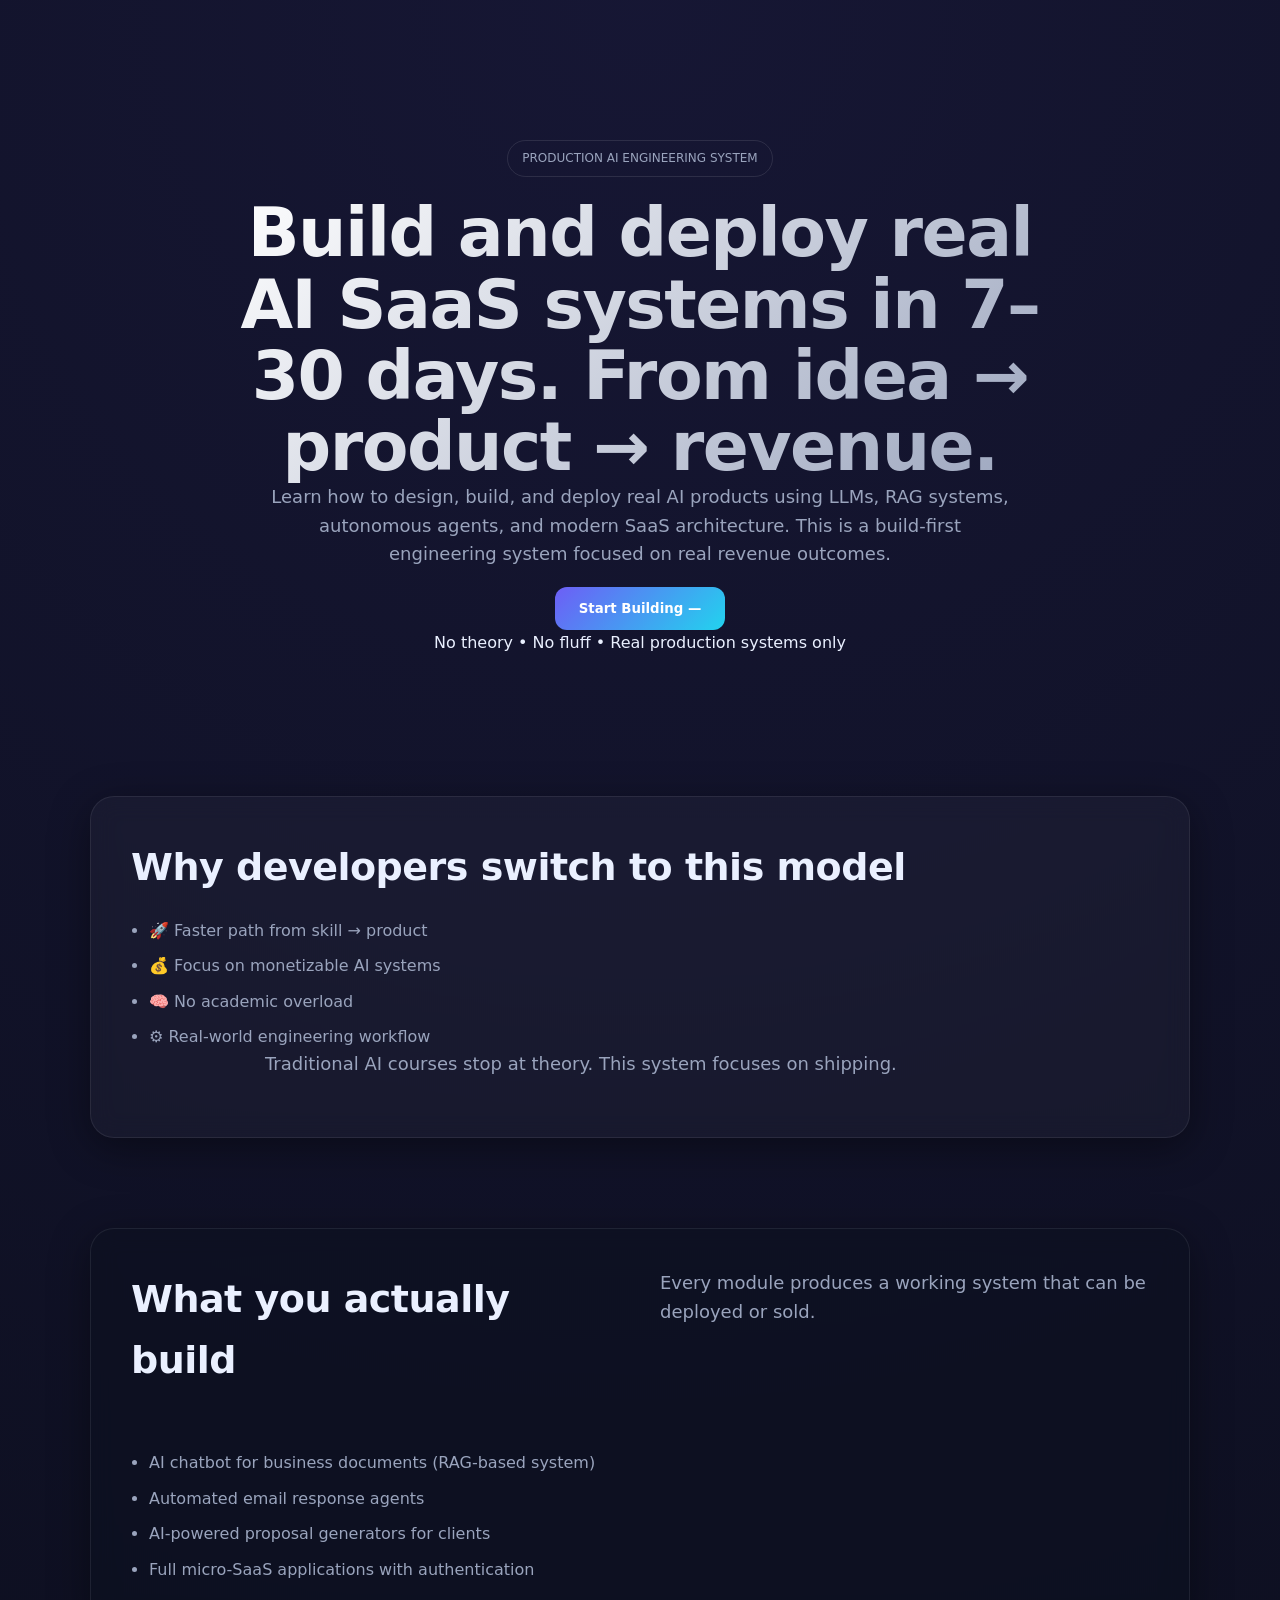
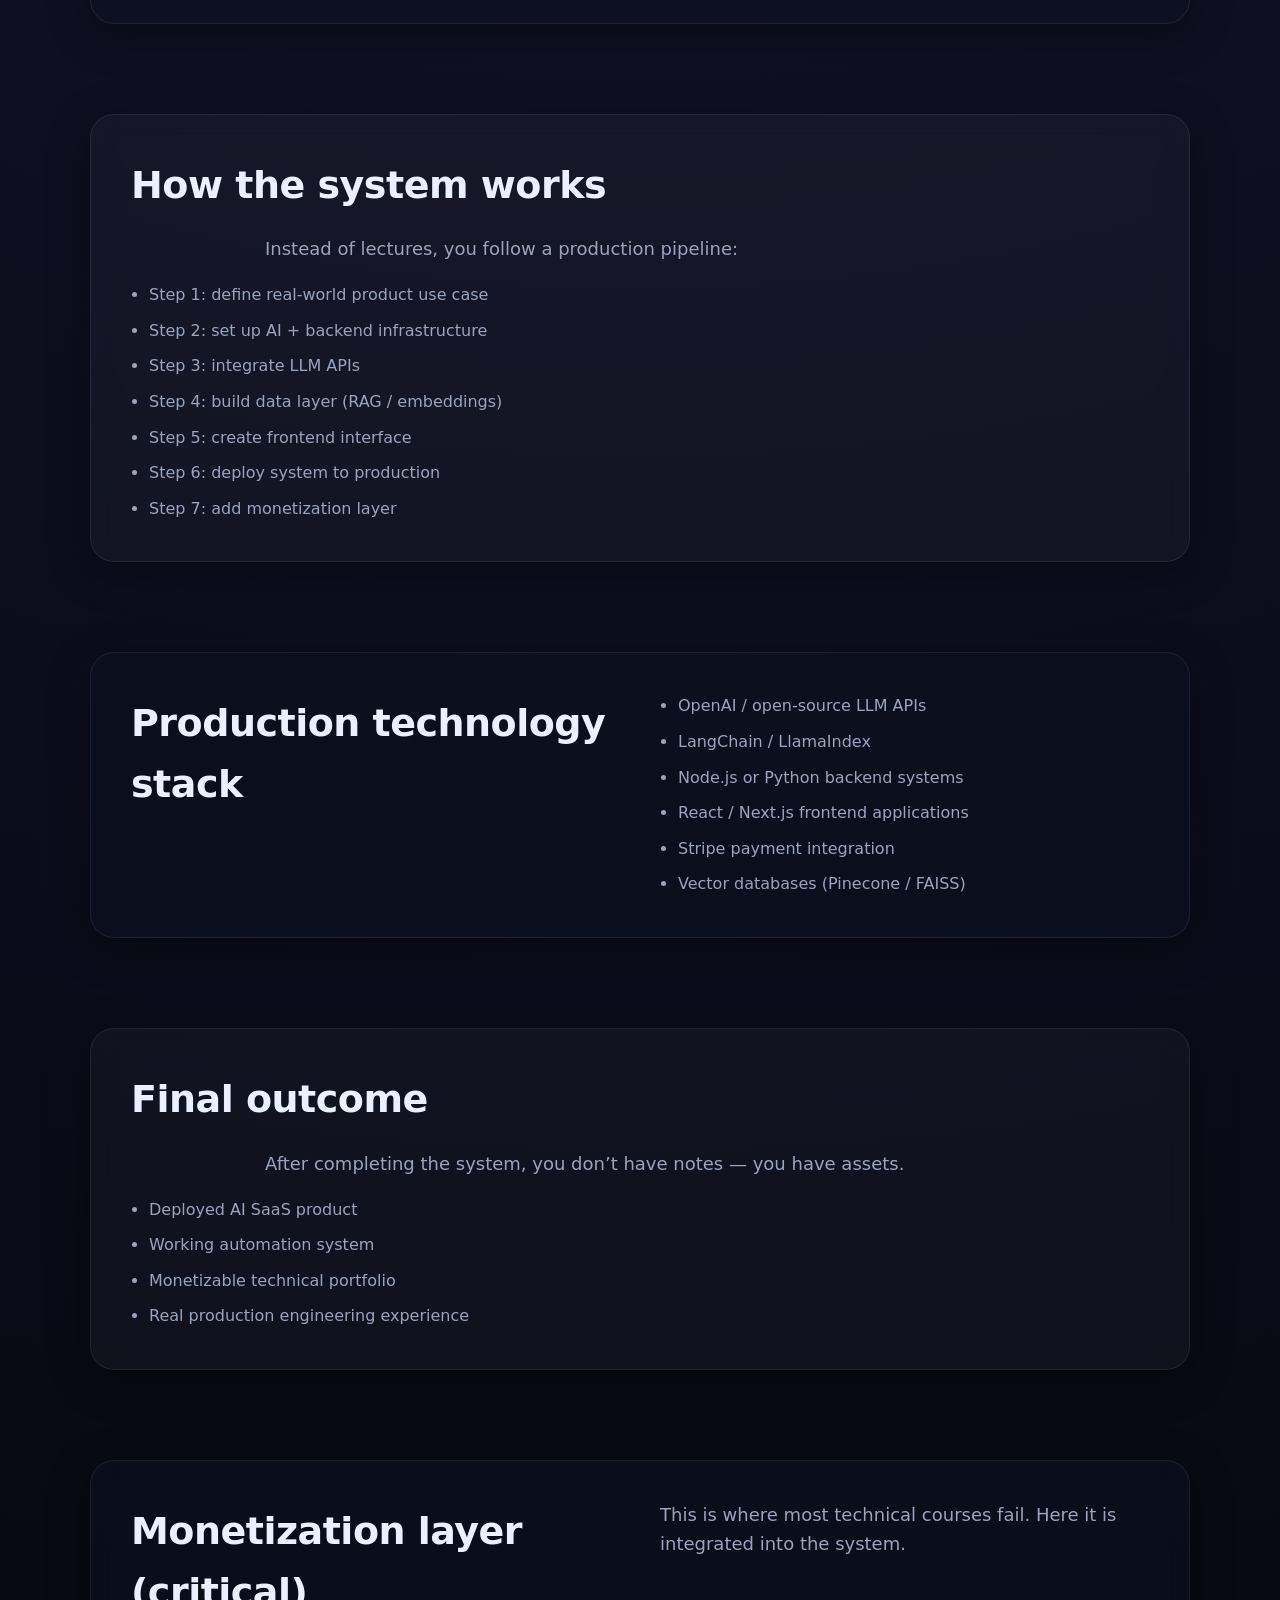
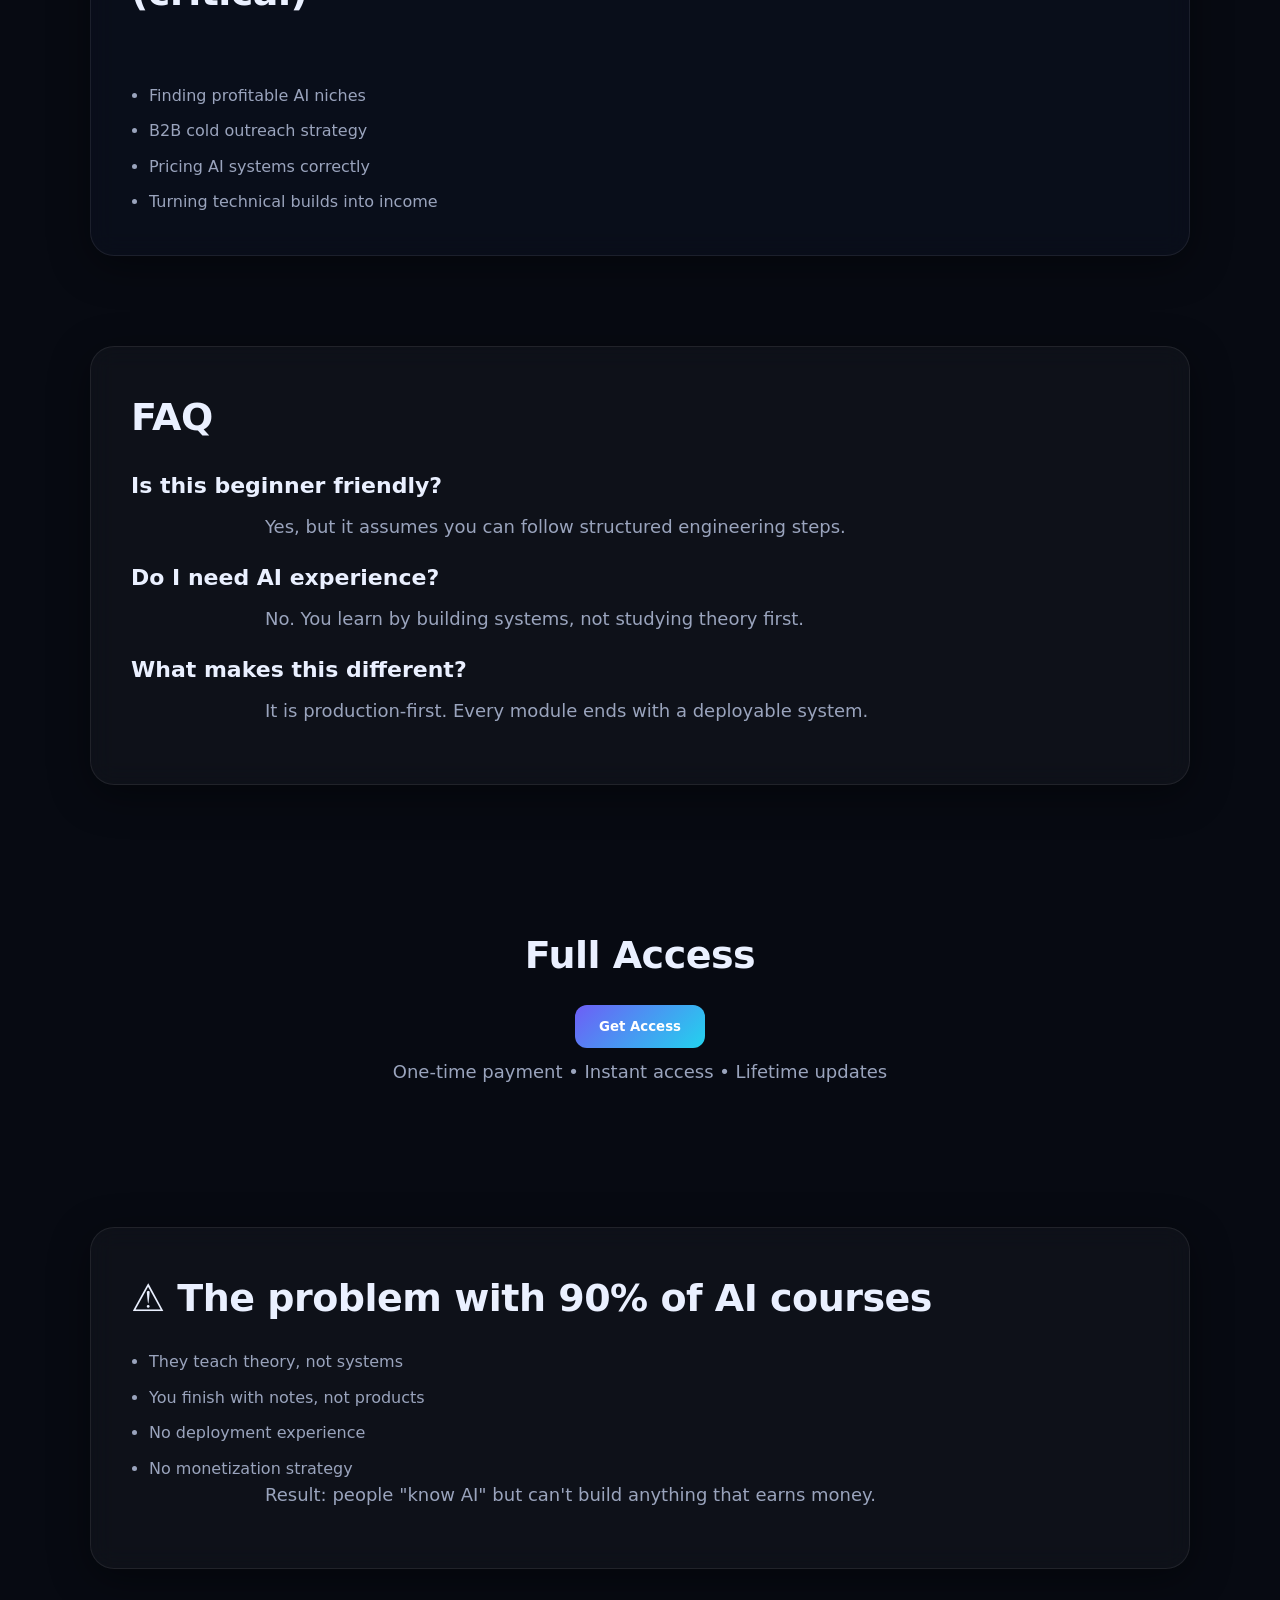
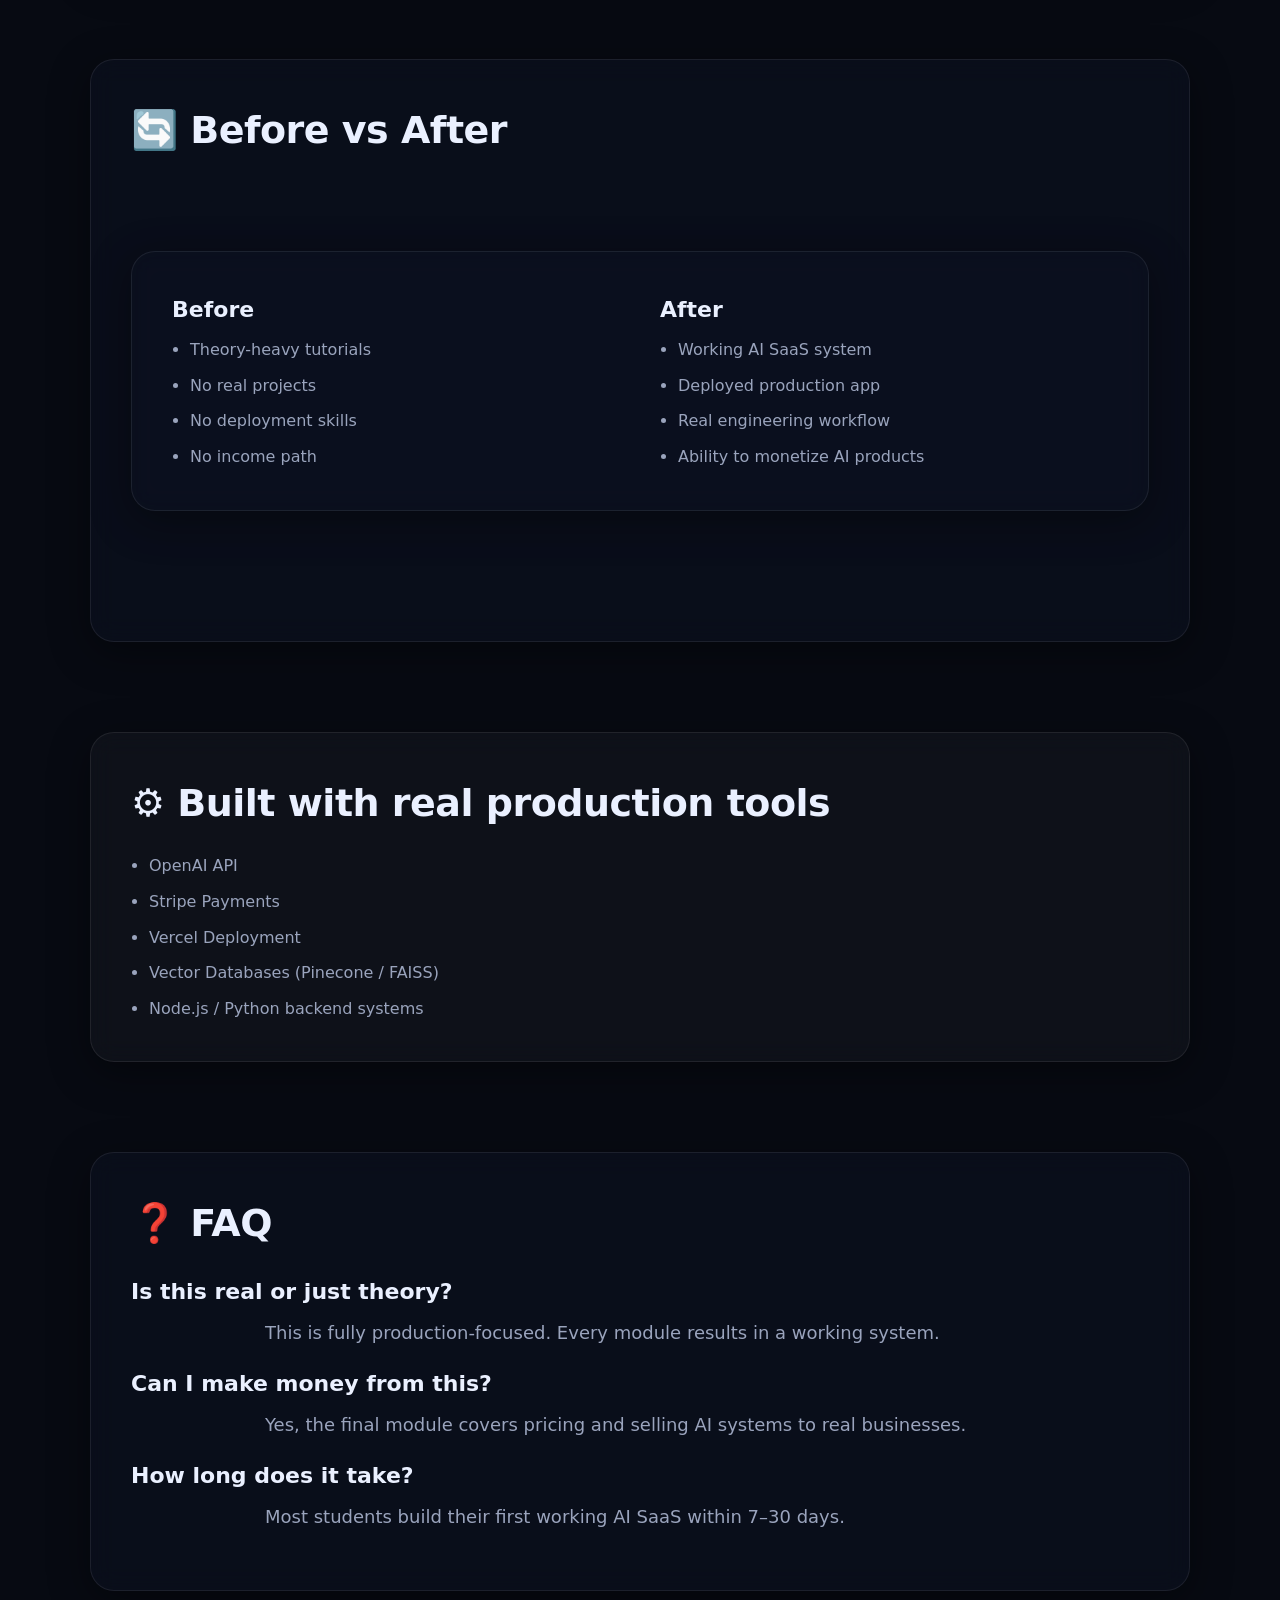
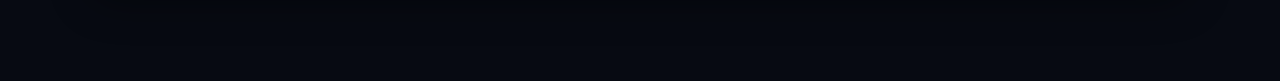
<file: index.html>
﻿<!DOCTYPE html>
<html lang="en">
<head>
<meta charset="UTF-8">
<meta name="viewport" content="width=device-width, initial-scale=1.0">
<title>AI SaaS Academy</title>

<link rel="stylesheet" href="style.css">
<script src="https://js.stripe.com/v3/"></script>
</head>

<body class="landing">

<!-- HERO -->
<section class="hero">
  <div class="badge">PRODUCTION AI ENGINEERING SYSTEM</div>

  <h1>Build and deploy real AI SaaS systems in 7–30 days. From idea → product → revenue.</h1>

  <p>
    Learn how to design, build, and deploy real AI products using LLMs, RAG systems, autonomous agents,
    and modern SaaS architecture. This is a build-first engineering system focused on real revenue outcomes.
  </p>

  <div class="cta">
    <button id="buyButton">Start Building — </button>
  </div>

  <div class="sub">
    No theory • No fluff • Real production systems only
  </div>
</section>

<!-- SOCIAL PROOF -->
<section class="block dark">
  <h2>Why developers switch to this model</h2>

  <ul>
    <li>🚀 Faster path from skill → product</li>
    <li>💰 Focus on monetizable AI systems</li>
    <li>🧠 No academic overload</li>
    <li>⚙️ Real-world engineering workflow</li>
  </ul>

  <p>
    Traditional AI courses stop at theory. This system focuses on shipping.
  </p>
</section>

<!-- WHAT YOU BUILD -->
<section class="block split">
  <h2>What you actually build</h2>

  <p>
    Every module produces a working system that can be deployed or sold.
  </p>

  <ul>
    <li>AI chatbot for business documents (RAG-based system)</li>
    <li>Automated email response agents</li>
    <li>AI-powered proposal generators for clients</li>
    <li>Full micro-SaaS applications with authentication</li>
  </ul>
</section>

<!-- BUILD PROCESS -->
<section class="block dark">
  <h2>How the system works</h2>

  <p>
    Instead of lectures, you follow a production pipeline:
  </p>

  <ul>
    <li>Step 1: define real-world product use case</li>
    <li>Step 2: set up AI + backend infrastructure</li>
    <li>Step 3: integrate LLM APIs</li>
    <li>Step 4: build data layer (RAG / embeddings)</li>
    <li>Step 5: create frontend interface</li>
    <li>Step 6: deploy system to production</li>
    <li>Step 7: add monetization layer</li>
  </ul>
</section>

<!-- TOOLSTACK -->
<section class="block split">
  <h2>Production technology stack</h2>

  <ul>
    <li>OpenAI / open-source LLM APIs</li>
    <li>LangChain / LlamaIndex</li>
    <li>Node.js or Python backend systems</li>
    <li>React / Next.js frontend applications</li>
    <li>Stripe payment integration</li>
    <li>Vector databases (Pinecone / FAISS)</li>
  </ul>
</section>

<!-- OUTCOME -->
<section class="block dark">
  <h2>Final outcome</h2>

  <p>
    After completing the system, you don’t have notes — you have assets.
  </p>

  <ul>
    <li>Deployed AI SaaS product</li>
    <li>Working automation system</li>
    <li>Monetizable technical portfolio</li>
    <li>Real production engineering experience</li>
  </ul>
</section>

<!-- MONETIZATION -->
<section class="block split">
  <h2>Monetization layer (critical)</h2>

  <p>
    This is where most technical courses fail. Here it is integrated into the system.
  </p>

  <ul>
    <li>Finding profitable AI niches</li>
    <li>B2B cold outreach strategy</li>
    <li>Pricing AI systems correctly</li>
    <li>Turning technical builds into income</li>
  </ul>
</section>

<!-- FAQ -->
<section class="block dark">
  <h2>FAQ</h2>

  <h3>Is this beginner friendly?</h3>
  <p>Yes, but it assumes you can follow structured engineering steps.</p>

  <h3>Do I need AI experience?</h3>
  <p>No. You learn by building systems, not studying theory first.</p>

  <h3>What makes this different?</h3>
  <p>It is production-first. Every module ends with a deployable system.</p>
</section>

<!-- PRICING -->
<section class="pricing">
  <h2> Full Access</h2>

  <button id="buyButtonBottom">Get Access</button>

  <p style="margin-top:10px; color:#9AA4BD;">
    One-time payment • Instant access • Lifetime updates
  </p>
</section>

<!-- STRIPE -->
<script src="stripe.js"></script>

</body>
</html>

<section class="block dark">
<h2>⚠️ The problem with 90% of AI courses</h2>

<ul>
<li>They teach theory, not systems</li>
<li>You finish with notes, not products</li>
<li>No deployment experience</li>
<li>No monetization strategy</li>
</ul>

<p>
Result: people "know AI" but can't build anything that earns money.
</p>
</section>


<section class="block">
<h2>🔄 Before vs After</h2>

<div class="block split">

<div>
<h3>Before</h3>
<ul>
<li>Theory-heavy tutorials</li>
<li>No real projects</li>
<li>No deployment skills</li>
<li>No income path</li>
</ul>
</div>

<div>
<h3>After</h3>
<ul>
<li>Working AI SaaS system</li>
<li>Deployed production app</li>
<li>Real engineering workflow</li>
<li>Ability to monetize AI products</li>
</ul>
</div>

</div>
</section>


<section class="block dark">
<h2>⚙️ Built with real production tools</h2>

<ul>
<li>OpenAI API</li>
<li>Stripe Payments</li>
<li>Vercel Deployment</li>
<li>Vector Databases (Pinecone / FAISS)</li>
<li>Node.js / Python backend systems</li>
</ul>
</section>


<section class="block">
<h2>❓ FAQ</h2>

<h3>Is this real or just theory?</h3>
<p>This is fully production-focused. Every module results in a working system.</p>

<h3>Can I make money from this?</h3>
<p>Yes, the final module covers pricing and selling AI systems to real businesses.</p>

<h3>How long does it take?</h3>
<p>Most students build their first working AI SaaS within 7–30 days.</p>

</section>
</file>
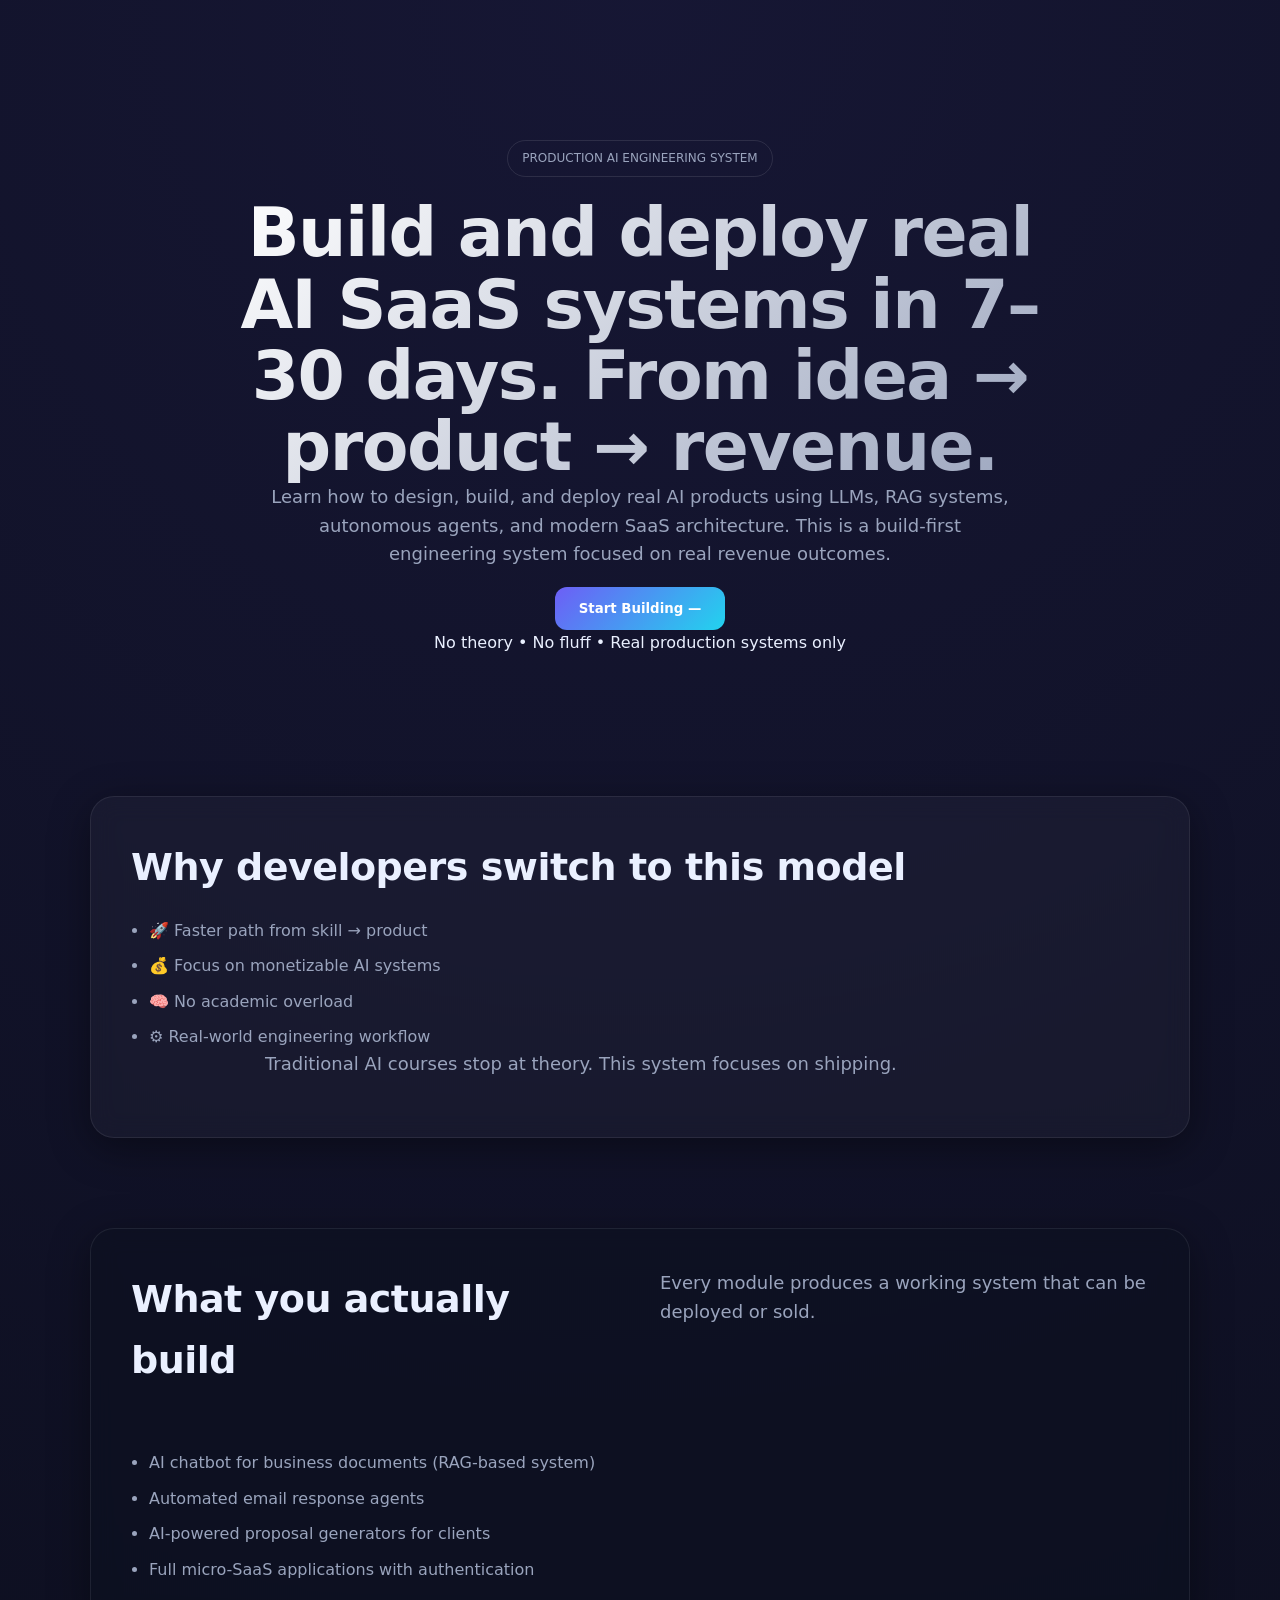
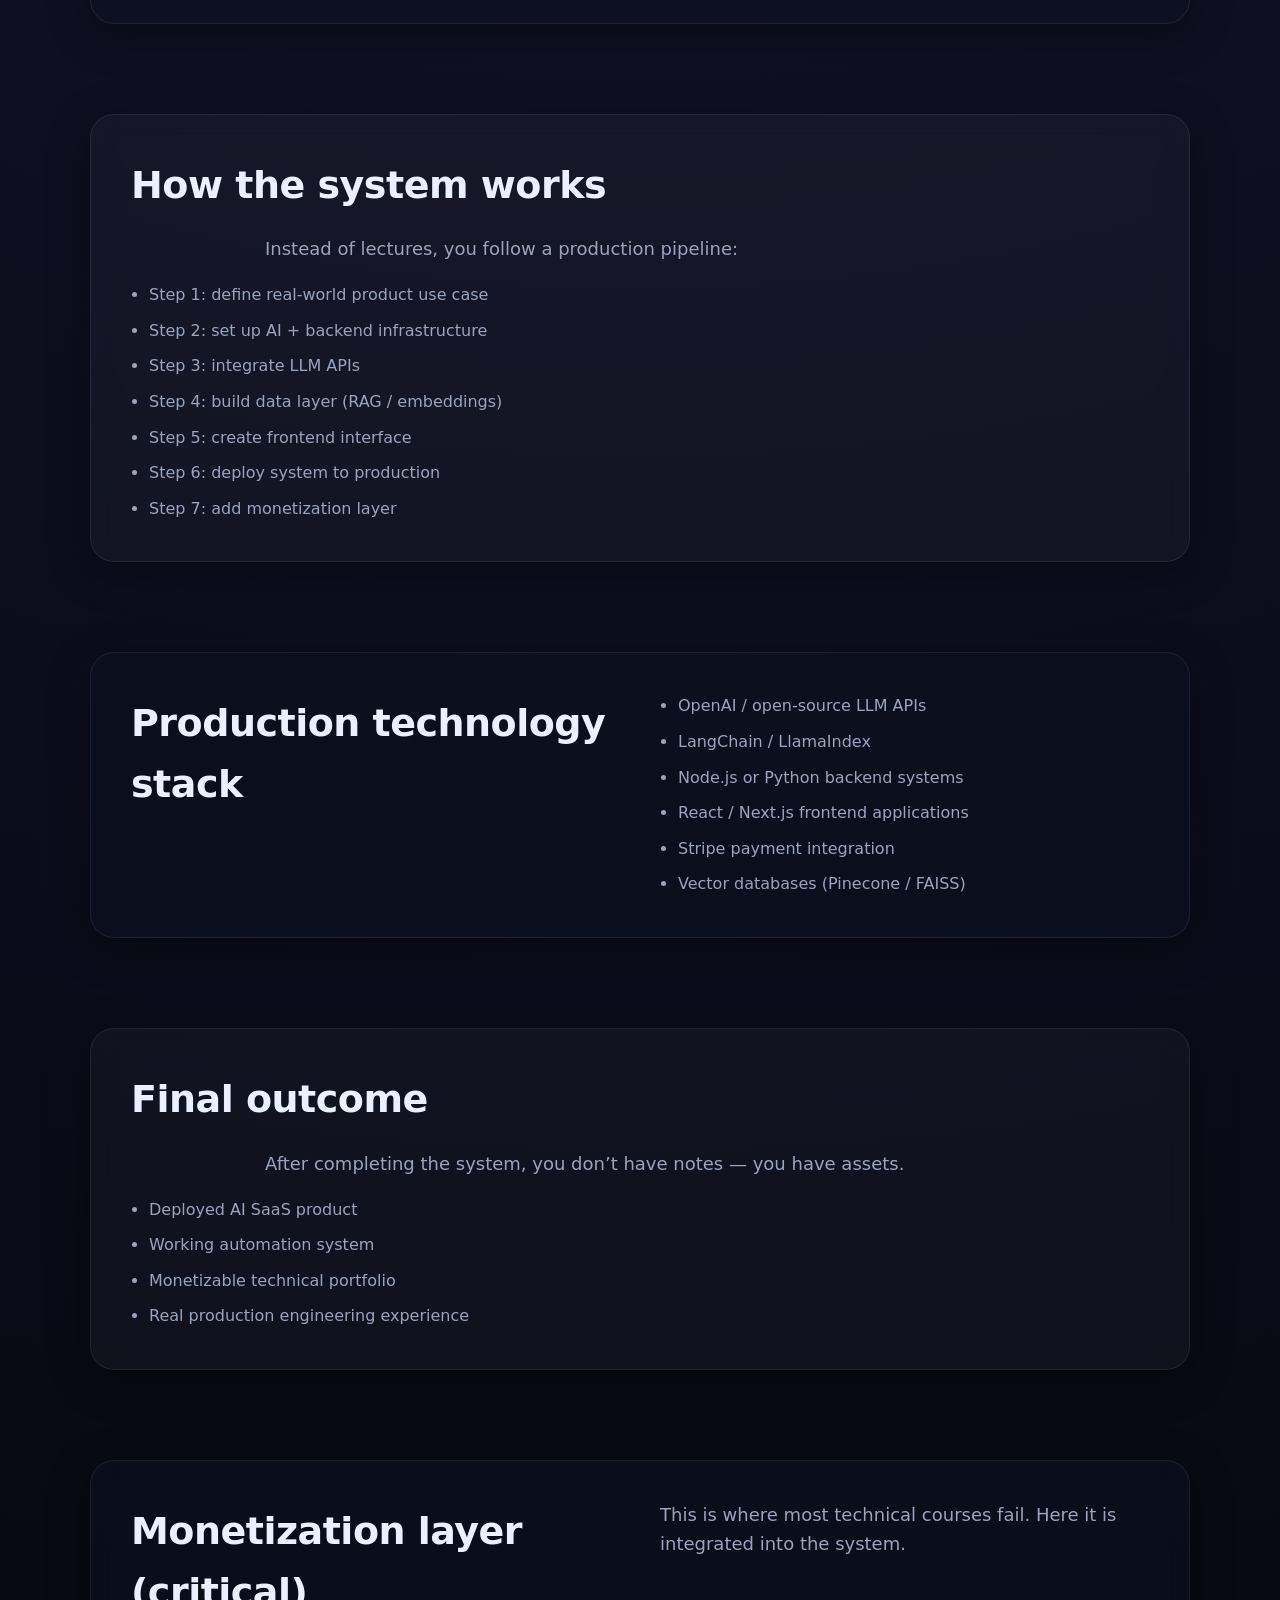
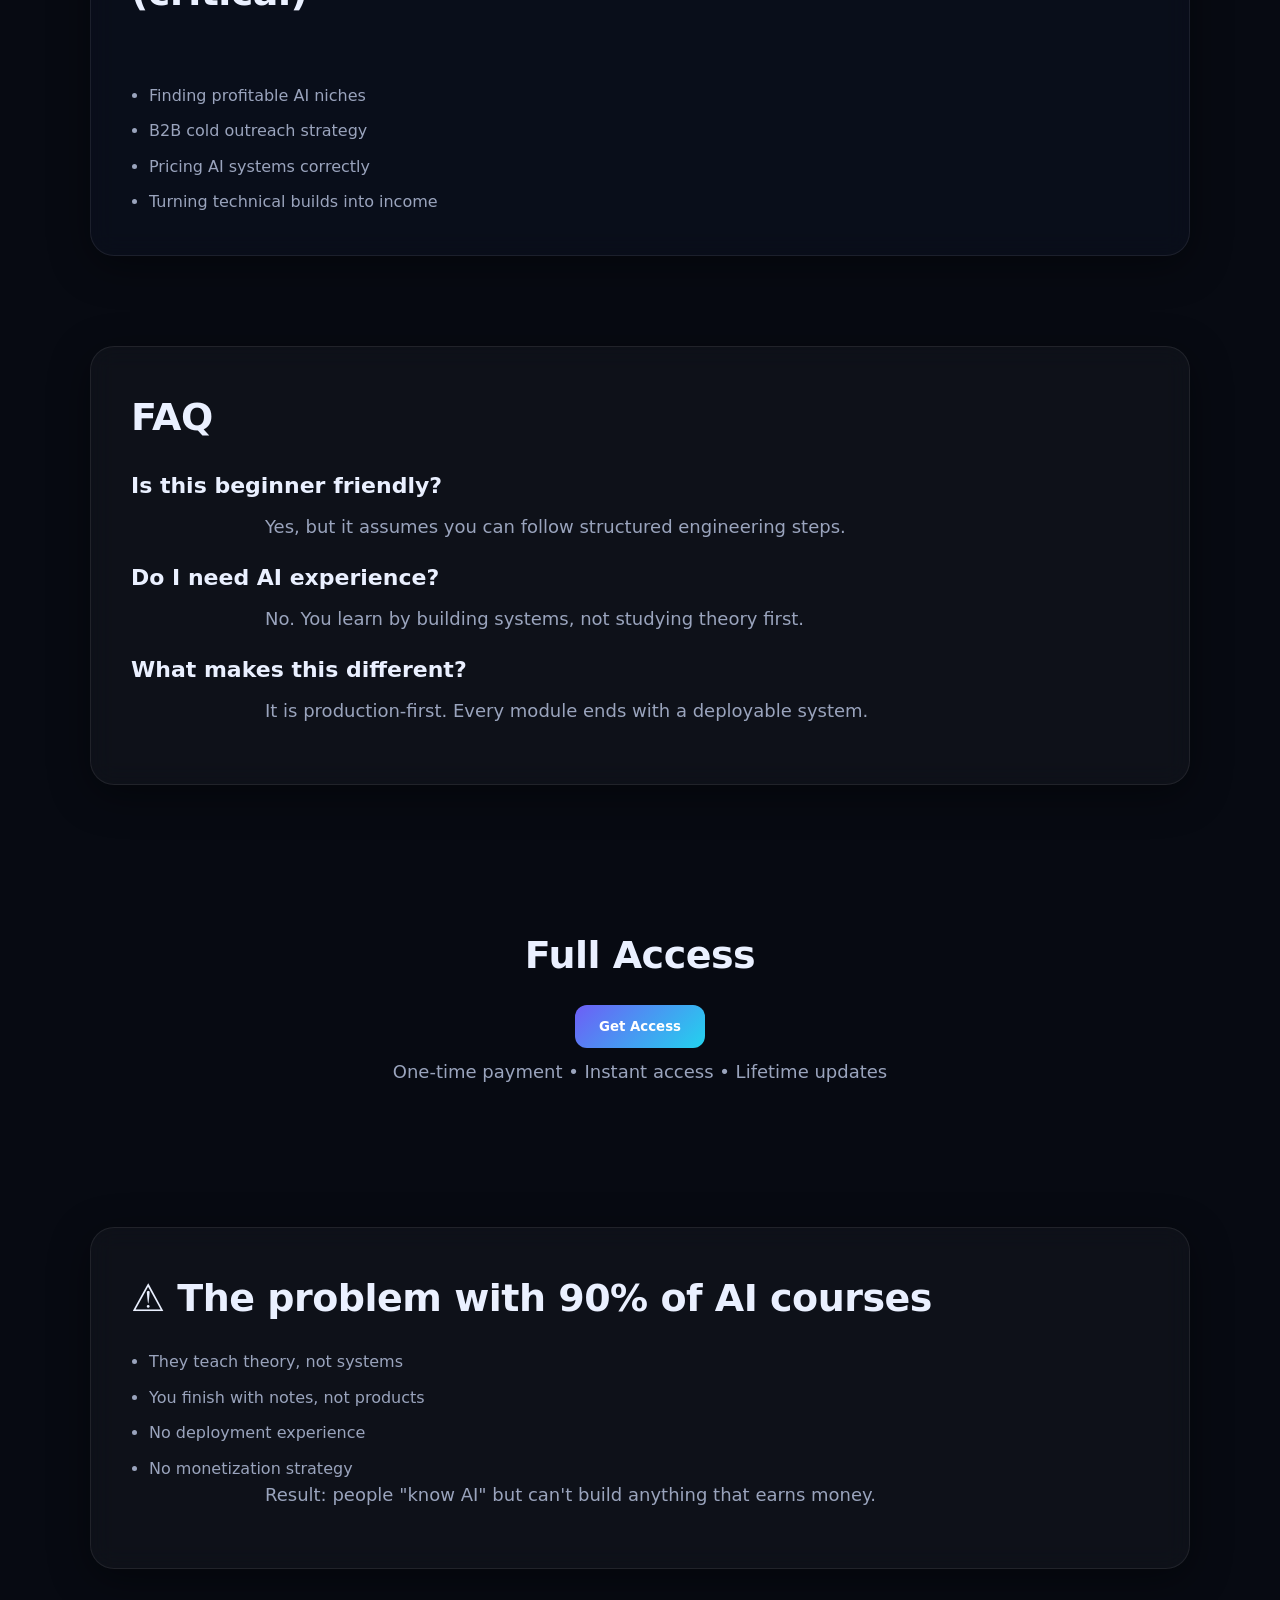
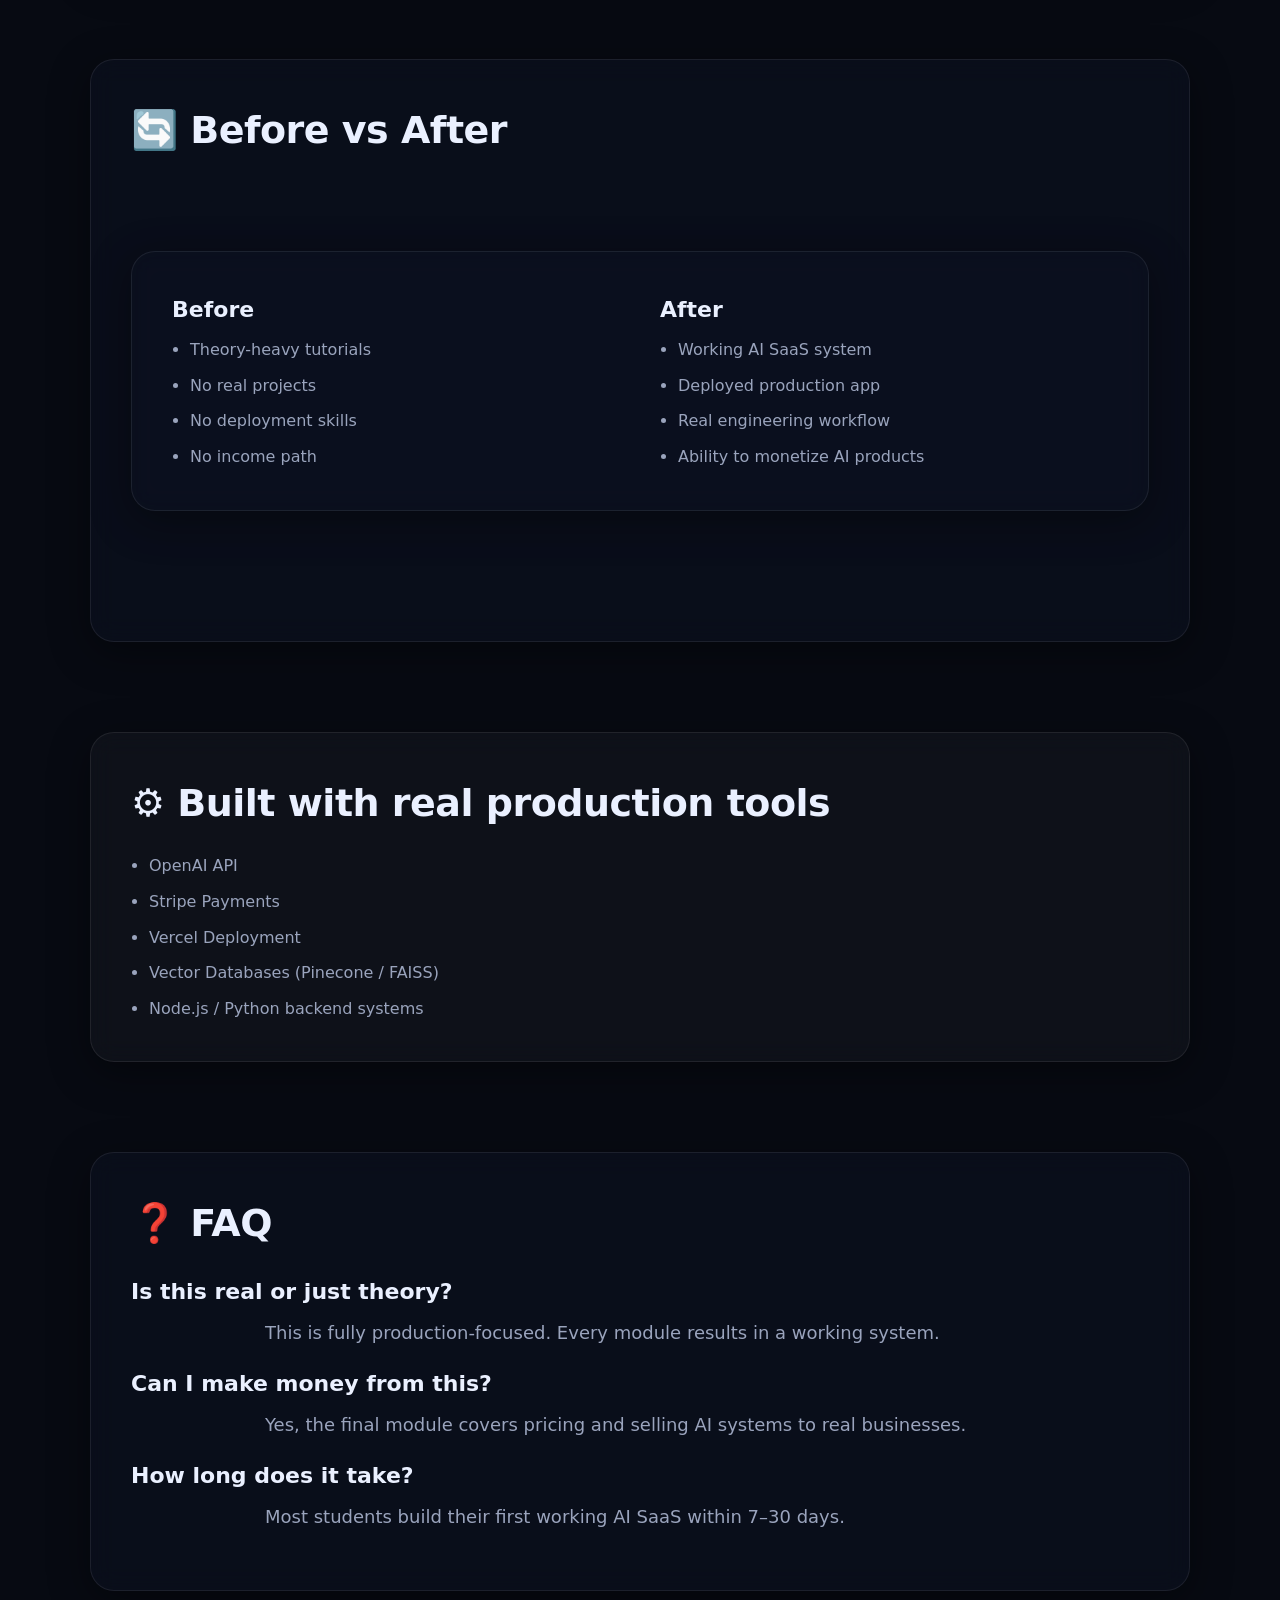
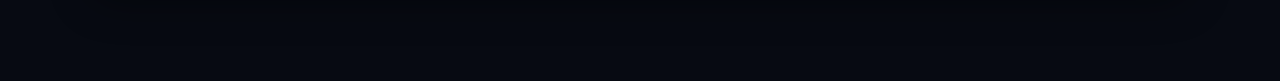
<file: dashboard.html>
﻿<!DOCTYPE html>
<html lang="en">
<head>
<meta charset="UTF-8">
<meta name="viewport" content="width=device-width, initial-scale=1.0">
<title>Dashboard</title>
<link rel="stylesheet" href="style.css">
</head>

<body>

<script>
(function () {
    const paid = localStorage.getItem("paid");

    console.log("CHECK PAID =", paid);

    if (paid !== "true") {
        console.log("BLOCK → index");
        window.location.replace("index.html");
    }
})();
</script>

<header class="topbar">
<h2>AI SaaS Dashboard</h2>
</header>

<section class="block">

<h1>Modules</h1>

<div class="module-grid">

<button onclick="location.href='module-1-llm-fundamentals.html'">Module 1</button>
<button onclick="location.href='module-2-prompt-systems.html'">Module 2</button>
<button onclick="location.href='module-3-embeddings-vectors.html'">Module 3</button>
<button onclick="location.href='module-4-rag-systems.html'">Module 4</button>
<button onclick="location.href='module-5-ai-agents.html'">Module 5</button>
<button onclick="location.href='module-6-ai-saas-monetization.html'">Module 6</button>

</div>

</section>

</body>
</html>
</file>
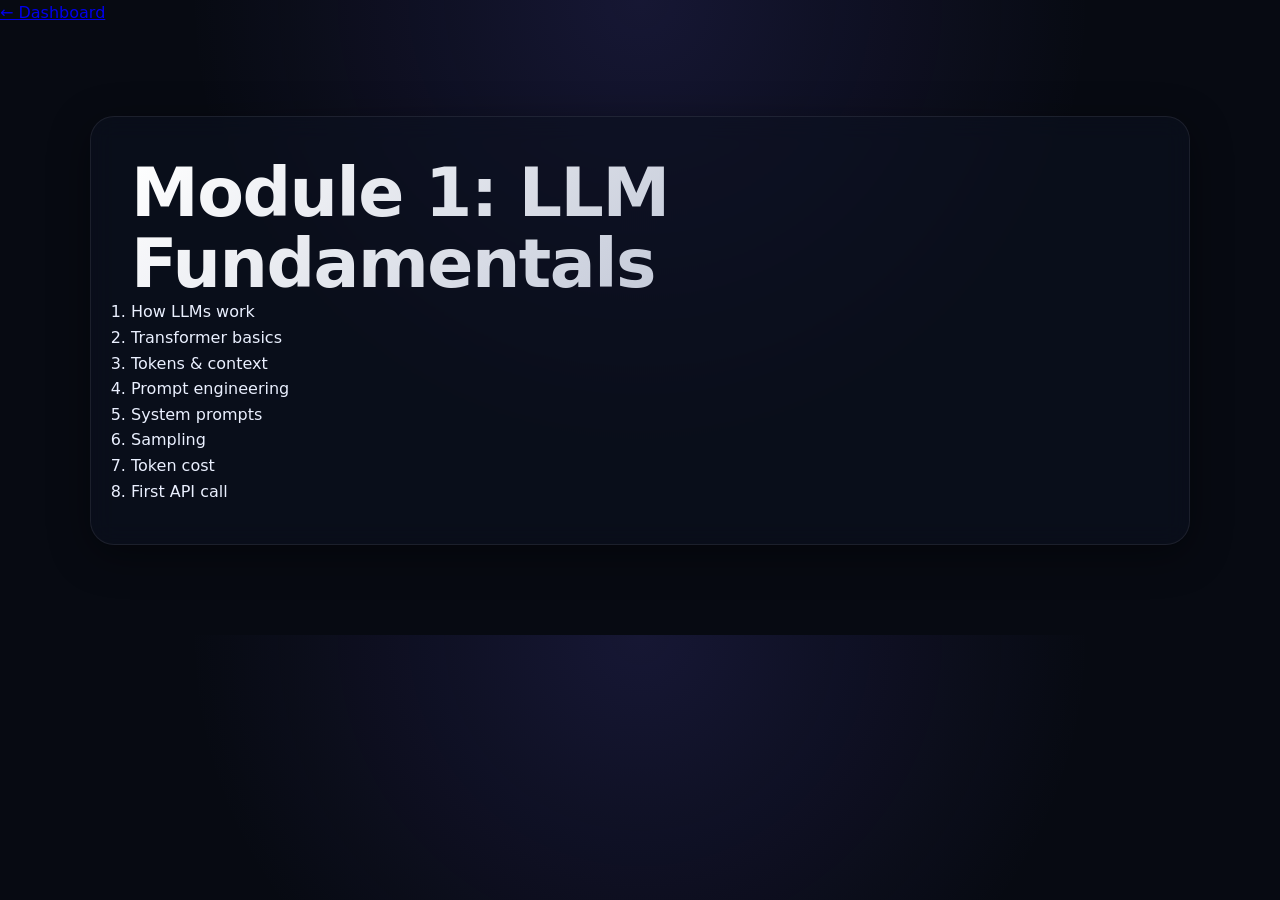
<file: module-1-llm-fundamentals.html>
﻿<!DOCTYPE html>
<html>
<head>
<meta charset='UTF-8'>
<meta name='viewport' content='width=device-width, initial-scale=1.0'>
<title>Module 1</title>
<link rel='stylesheet' href='style.css'>
</head>
<body>

<header class='topbar'>
<a href='dashboard.html'>← Dashboard</a>
</header>

<section class='block'>
<h1>Module 1: LLM Fundamentals</h1>
<ol>
<li>How LLMs work</li>
<li>Transformer basics</li>
<li>Tokens & context</li>
<li>Prompt engineering</li>
<li>System prompts</li>
<li>Sampling</li>
<li>Token cost</li>
<li>First API call</li>
</ol>
</section>

<script src='script.js'></script>
</body>
</html>
</file>
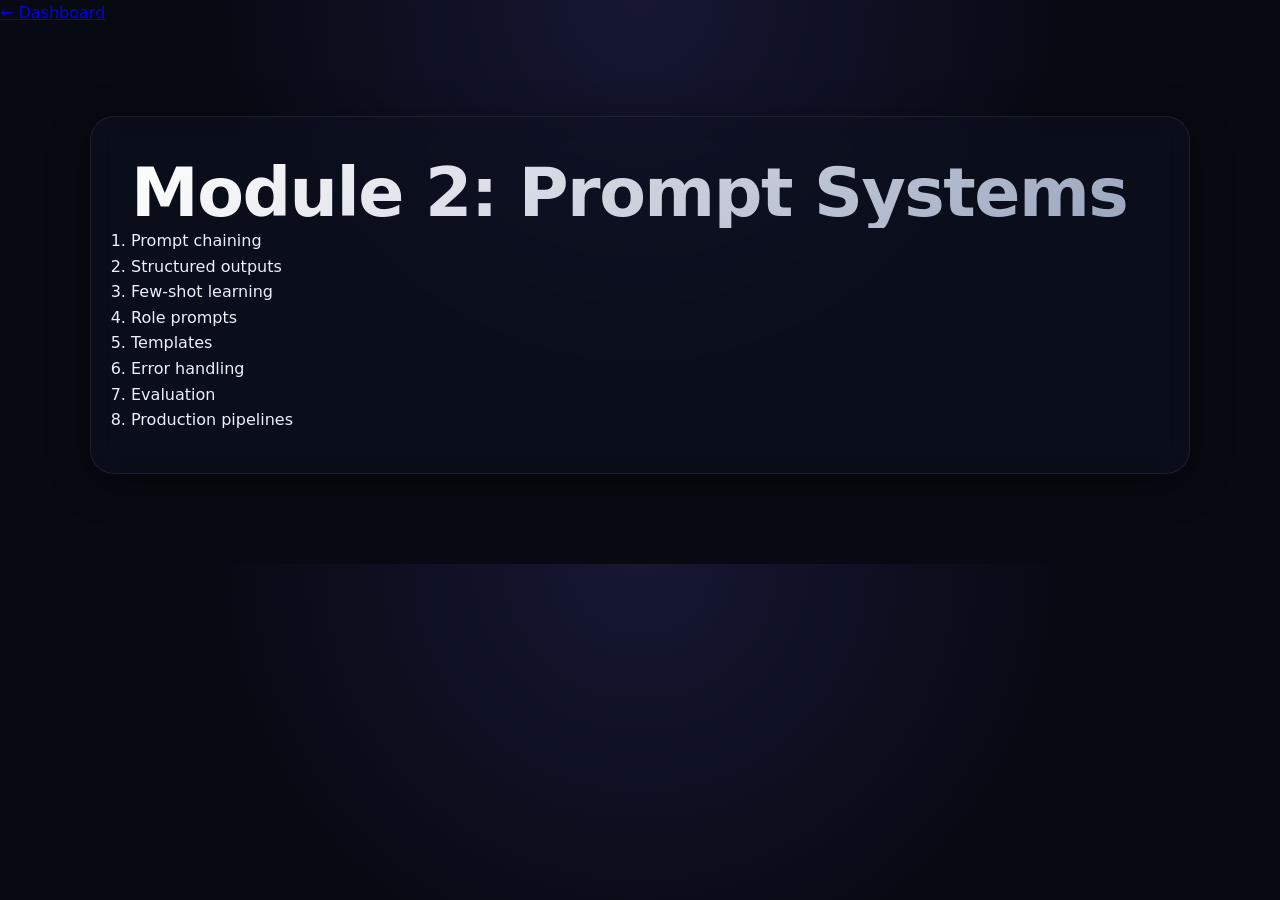
<file: module-2-prompt-systems.html>
﻿<!DOCTYPE html>
<html>
<head>
<meta charset='UTF-8'>
<meta name='viewport' content='width=device-width, initial-scale=1.0'>
<title>Module 2</title>
<link rel='stylesheet' href='style.css'>
</head>
<body>

<header class='topbar'>
<a href='dashboard.html'>← Dashboard</a>
</header>

<section class='block'>
<h1>Module 2: Prompt Systems</h1>
<ol>
<li>Prompt chaining</li>
<li>Structured outputs</li>
<li>Few-shot learning</li>
<li>Role prompts</li>
<li>Templates</li>
<li>Error handling</li>
<li>Evaluation</li>
<li>Production pipelines</li>
</ol>
</section>

<script src='script.js'></script>
</body>
</html>
</file>
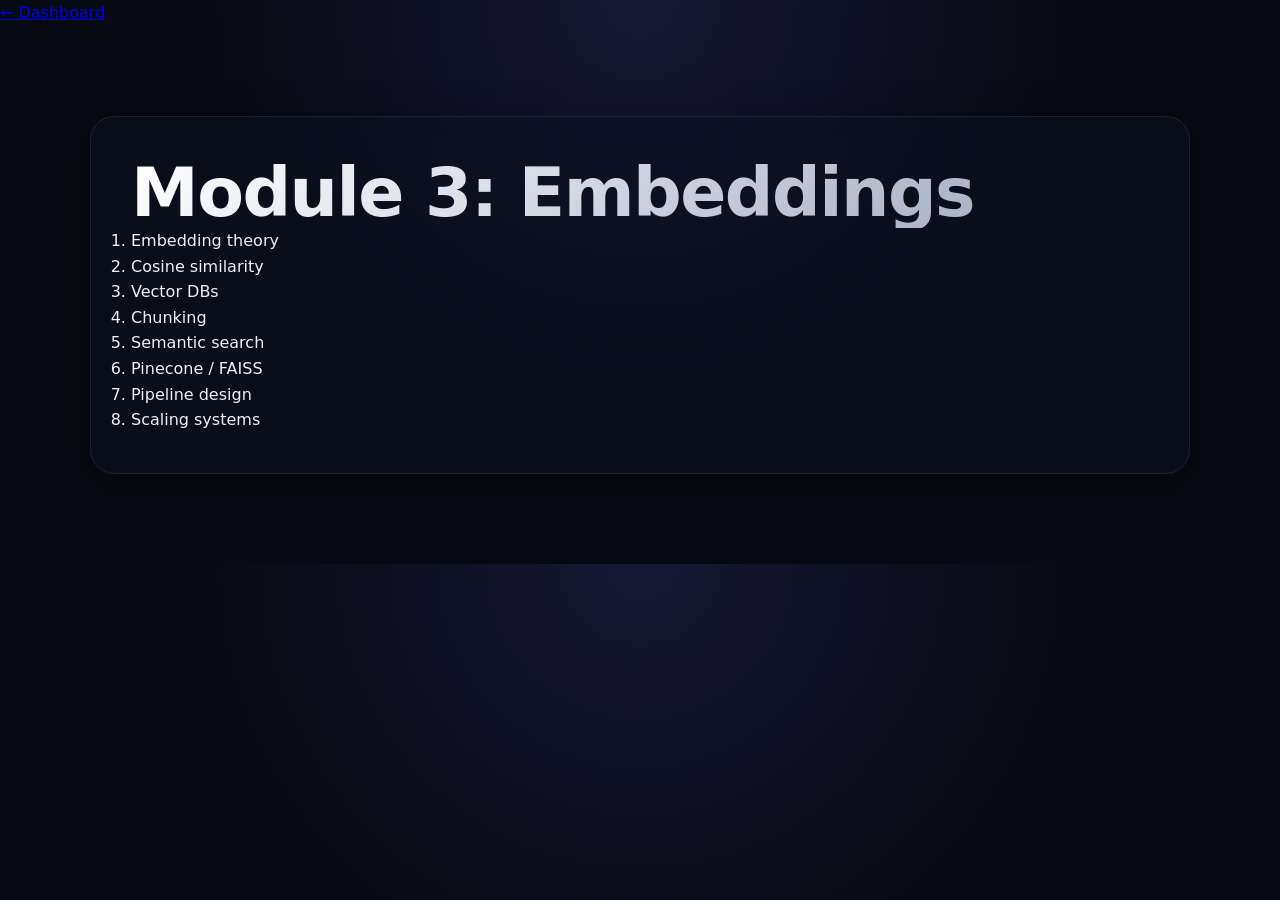
<file: module-3-embeddings-vectors.html>
﻿<!DOCTYPE html>
<html>
<head>
<meta charset='UTF-8'>
<meta name='viewport' content='width=device-width, initial-scale=1.0'>
<title>Module 3</title>
<link rel='stylesheet' href='style.css'>
</head>
<body>

<header class='topbar'>
<a href='dashboard.html'>← Dashboard</a>
</header>

<section class='block'>
<h1>Module 3: Embeddings</h1>
<ol>
<li>Embedding theory</li>
<li>Cosine similarity</li>
<li>Vector DBs</li>
<li>Chunking</li>
<li>Semantic search</li>
<li>Pinecone / FAISS</li>
<li>Pipeline design</li>
<li>Scaling systems</li>
</ol>
</section>

<script src='script.js'></script>
</body>
</html>
</file>
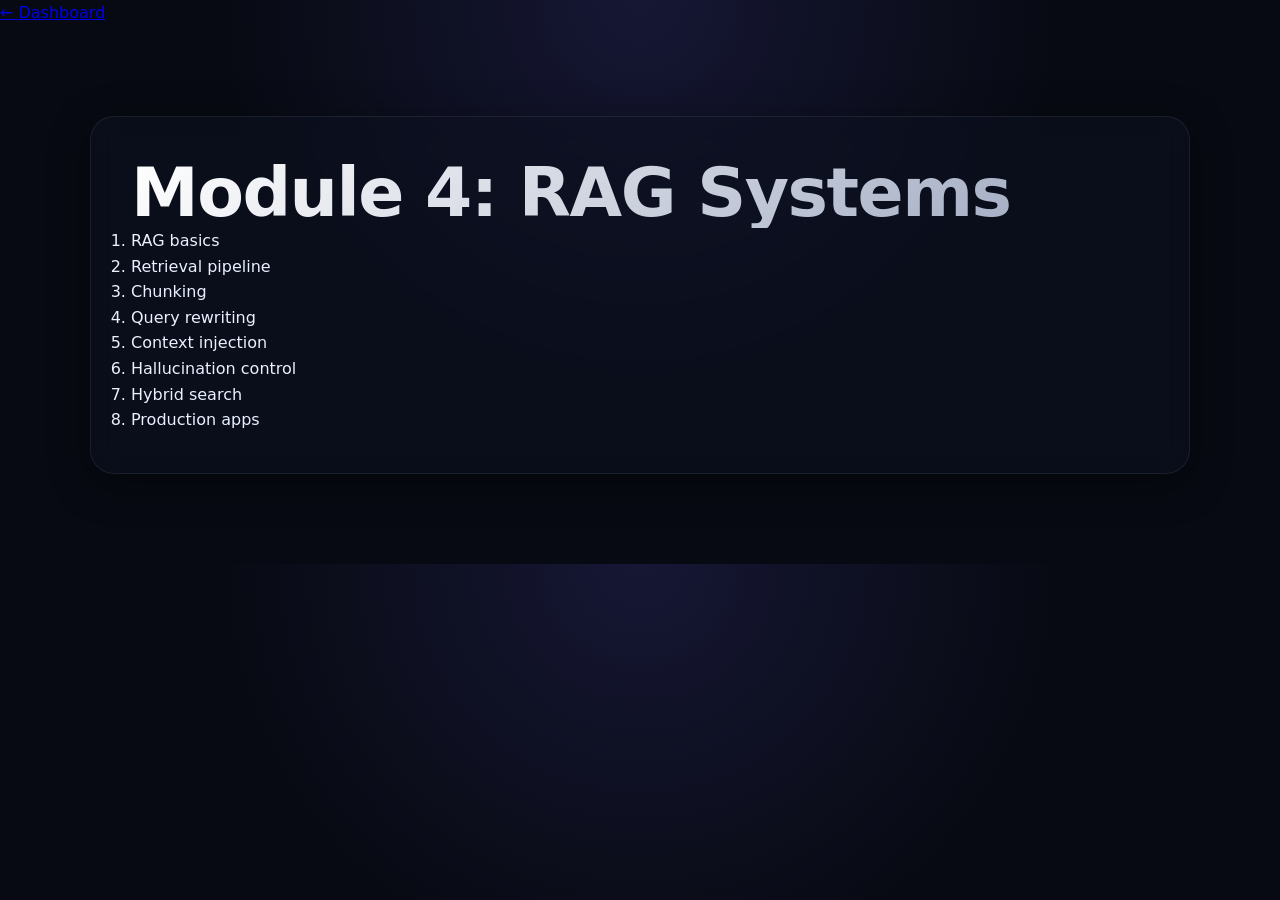
<file: module-4-rag-systems.html>
﻿<!DOCTYPE html>
<html>
<head>
<meta charset='UTF-8'>
<meta name='viewport' content='width=device-width, initial-scale=1.0'>
<title>Module 4</title>
<link rel='stylesheet' href='style.css'>
</head>
<body>

<header class='topbar'>
<a href='dashboard.html'>← Dashboard</a>
</header>

<section class='block'>
<h1>Module 4: RAG Systems</h1>
<ol>
<li>RAG basics</li>
<li>Retrieval pipeline</li>
<li>Chunking</li>
<li>Query rewriting</li>
<li>Context injection</li>
<li>Hallucination control</li>
<li>Hybrid search</li>
<li>Production apps</li>
</ol>
</section>

<script src='script.js'></script>
</body>
</html>
</file>
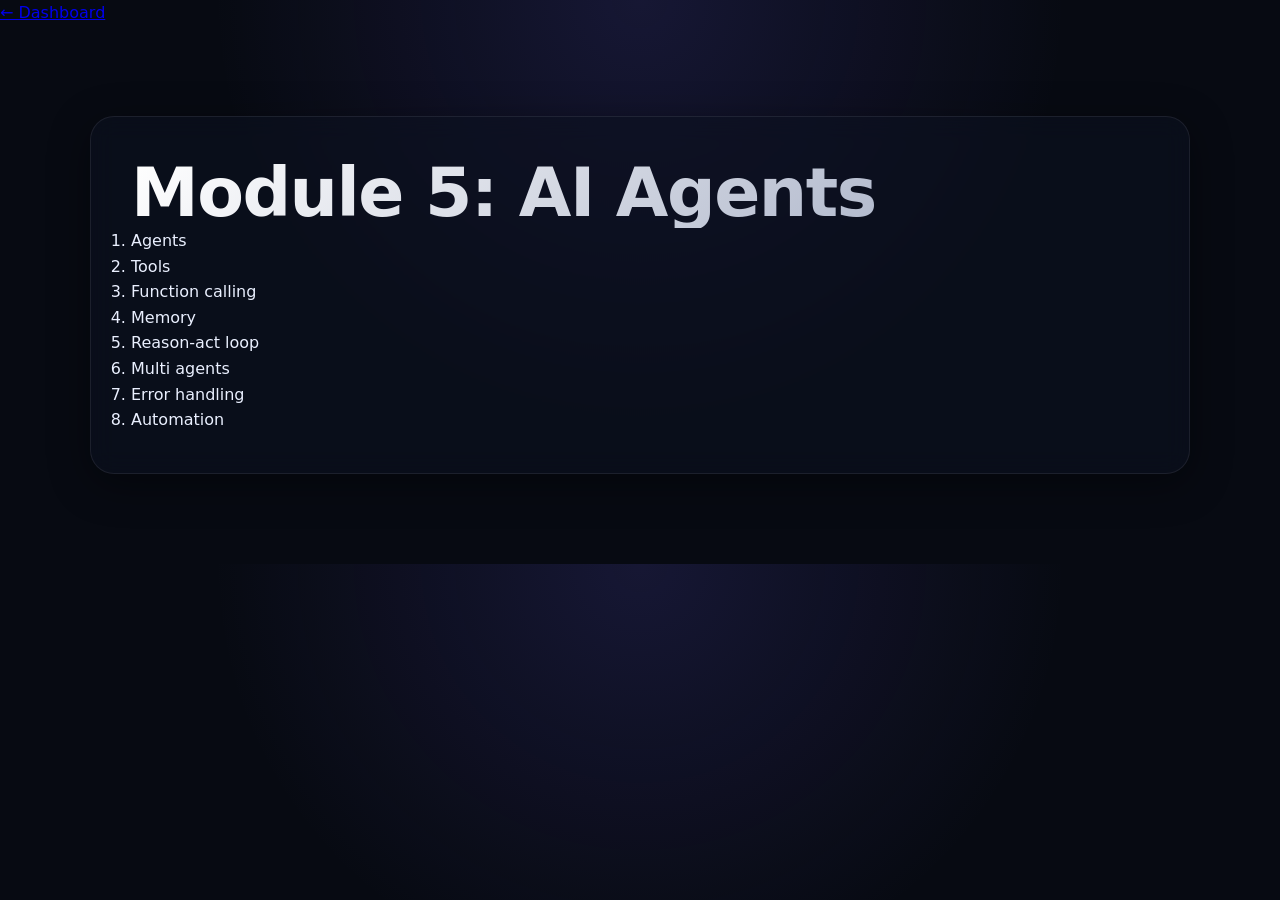
<file: module-5-ai-agents.html>
﻿<!DOCTYPE html>
<html>
<head>
<meta charset='UTF-8'>
<meta name='viewport' content='width=device-width, initial-scale=1.0'>
<title>Module 5</title>
<link rel='stylesheet' href='style.css'>
</head>
<body>

<header class='topbar'>
<a href='dashboard.html'>← Dashboard</a>
</header>

<section class='block'>
<h1>Module 5: AI Agents</h1>
<ol>
<li>Agents</li>
<li>Tools</li>
<li>Function calling</li>
<li>Memory</li>
<li>Reason-act loop</li>
<li>Multi agents</li>
<li>Error handling</li>
<li>Automation</li>
</ol>
</section>

<script src='script.js'></script>
</body>
</html>
</file>
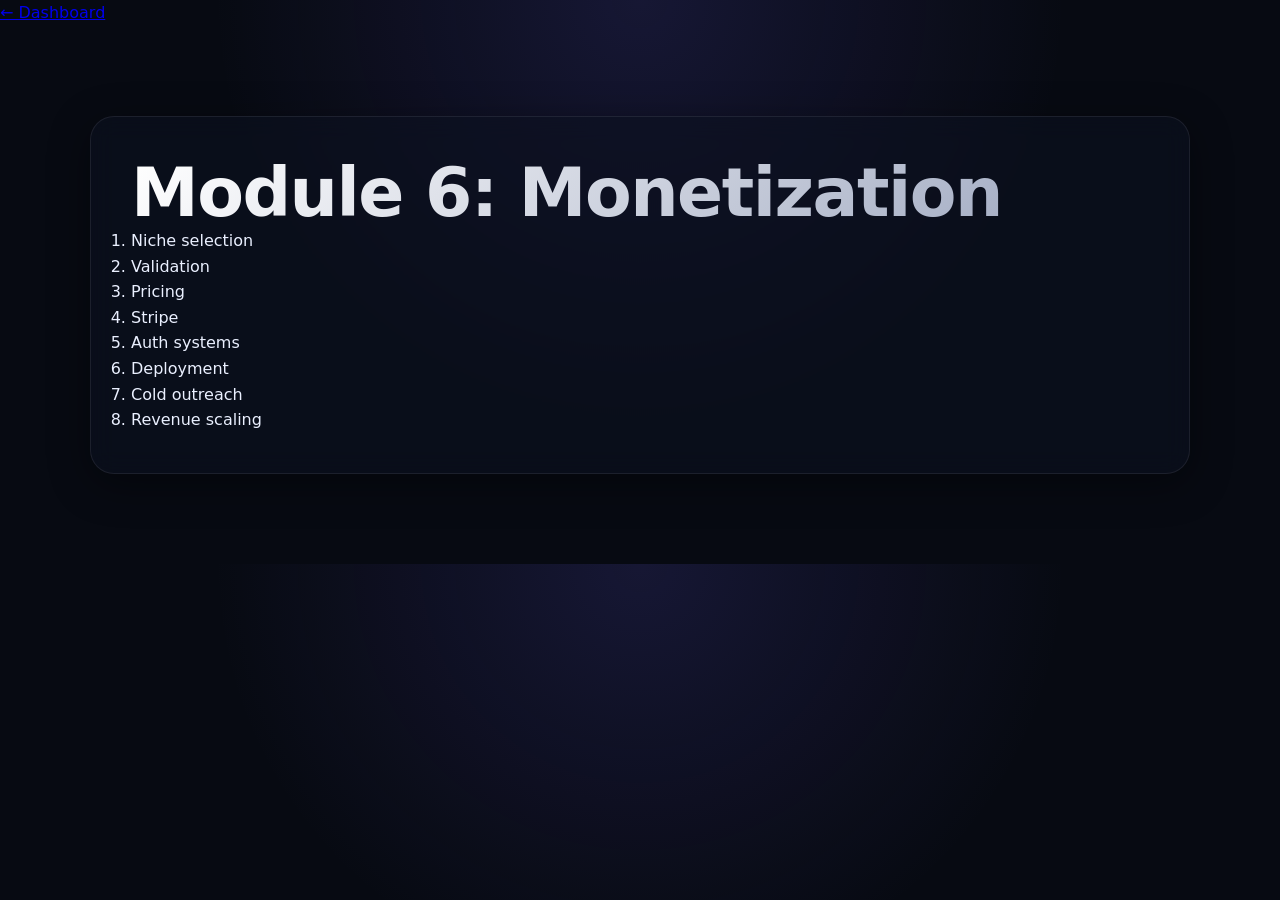
<file: module-6-ai-saas-monetization.html>
﻿<!DOCTYPE html>
<html>
<head>
<meta charset='UTF-8'>
<meta name='viewport' content='width=device-width, initial-scale=1.0'>
<title>Module 6</title>
<link rel='stylesheet' href='style.css'>
</head>
<body>

<header class='topbar'>
<a href='dashboard.html'>← Dashboard</a>
</header>

<section class='block'>
<h1>Module 6: Monetization</h1>
<ol>
<li>Niche selection</li>
<li>Validation</li>
<li>Pricing</li>
<li>Stripe</li>
<li>Auth systems</li>
<li>Deployment</li>
<li>Cold outreach</li>
<li>Revenue scaling</li>
</ol>
</section>

<script src='script.js'></script>
</body>
</html>
</file>
<file: style.css>
﻿:root{
--bg:#070A12;
--panel:rgba(13,18,32,0.6);
--text:#EAF0FF;
--muted:#9AA4BD;
--accent:#6D5EF6;
--accent2:#22D3EE;

--radius:16px;
--radius-lg:24px;
}

*{
margin:0;
padding:0;
box-sizing:border-box;
font-family:Inter,system-ui;
}

body{
background:radial-gradient(circle at top, rgba(109,94,246,0.15), transparent 50%), var(--bg);
color:var(--text);
line-height:1.6;
}

/* =========================
   TYPOGRAPHY SYSTEM
========================= */

h1{
font-size:68px;
line-height:1.05;
letter-spacing:-1.5px;
background:linear-gradient(135deg,#fff,#9AA4BD);
-webkit-background-clip:text;
-webkit-text-fill-color:transparent;
}

h2{
font-size:38px;
margin-bottom:20px;
letter-spacing:-0.5px;
}

h3{
font-size:22px;
margin-bottom:10px;
}

p{
font-size:18px;
color:var(--muted);
max-width:750px;
margin:0 auto 18px;
}

/* =========================
   HERO
========================= */

.hero{
max-width:900px;
margin:120px auto;
text-align:center;
padding:20px;
}

.badge{
display:inline-block;
padding:8px 14px;
border-radius:999px;
font-size:12px;
color:var(--muted);
border:1px solid rgba(255,255,255,0.1);
margin-bottom:20px;
}

/* =========================
   LAYOUT SYSTEM
========================= */

.block{
max-width:1100px;
margin:90px auto;
padding:40px;
border-radius:var(--radius-lg);

/* glassmorphism */
background:var(--panel);
backdrop-filter: blur(12px);
border:1px solid rgba(255,255,255,0.08);
box-shadow: 0 10px 40px rgba(0,0,0,0.4);
}

/* two column layout */
.block.split{
display:grid;
grid-template-columns:1fr 1fr;
gap:40px;
}

/* feature grid */
.feature-grid{
display:grid;
grid-template-columns:repeat(3,1fr);
gap:20px;
margin-top:20px;
}

/* =========================
   LISTS / CARDS
========================= */

ul{
display:grid;
gap:10px;
padding-left:18px;
color:var(--muted);
}

.card{
padding:20px;
border-radius:var(--radius);
background:rgba(255,255,255,0.03);
border:1px solid rgba(255,255,255,0.06);
transition:all 200ms ease;
}

.card:hover{
transform:translateY(-4px);
box-shadow:0 10px 30px rgba(109,94,246,0.2);
border-color:rgba(109,94,246,0.4);
}

/* =========================
   DARK VARIANT
========================= */

.block.dark{
background:rgba(255,255,255,0.03);
}

/* =========================
   CTA BUTTONS
========================= */

button{
padding:14px 24px;
border:none;
border-radius:12px;
font-weight:600;
cursor:pointer;
color:white;
background:linear-gradient(135deg,var(--accent),var(--accent2));
transition:all 200ms ease;
position:relative;
}

button:hover{
transform:translateY(-2px);
box-shadow:0 10px 30px rgba(109,94,246,0.35);
}

/* =========================
   PRICING
========================= */

.pricing{
text-align:center;
margin:140px auto;
max-width:600px;
}

/* =========================
   RESPONSIVE
========================= */

@media(max-width:900px){
h1{font-size:42px;}
.block.split{grid-template-columns:1fr;}
.feature-grid{grid-template-columns:1fr;}
}
</file>
